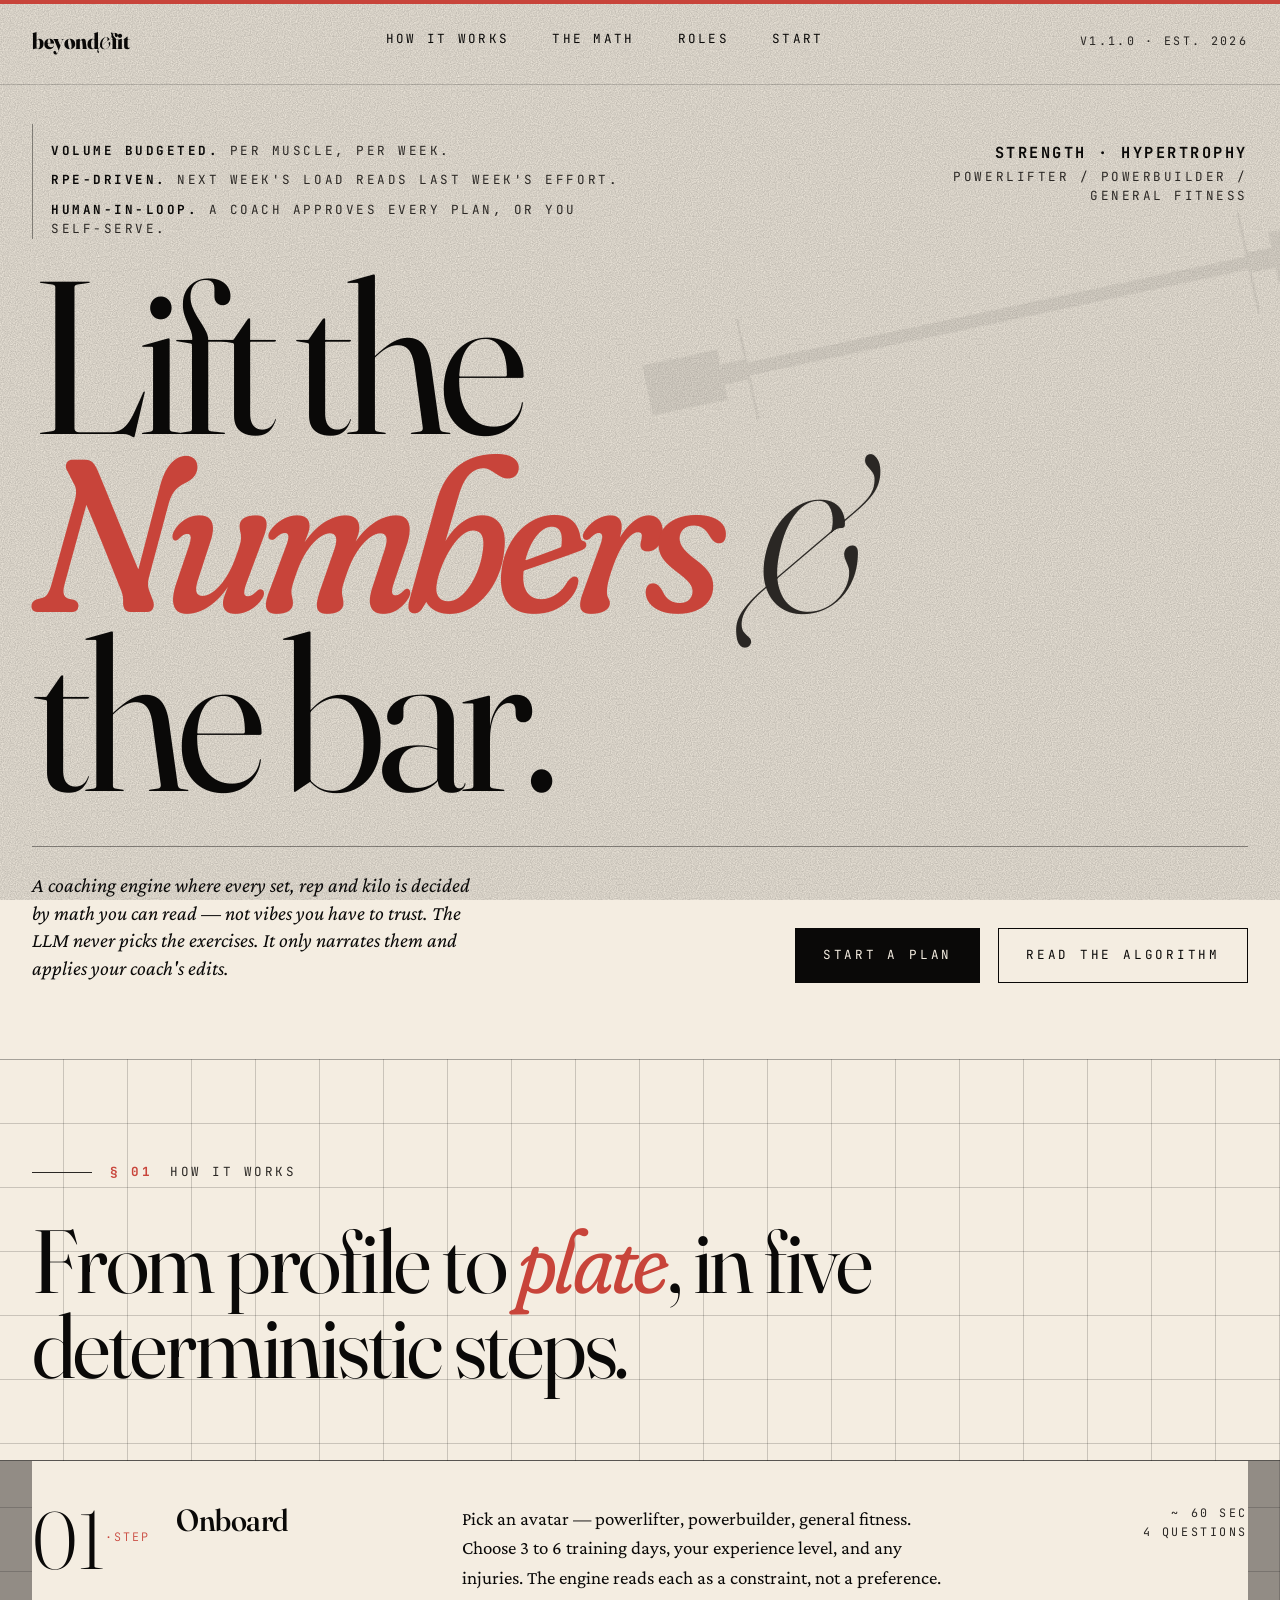
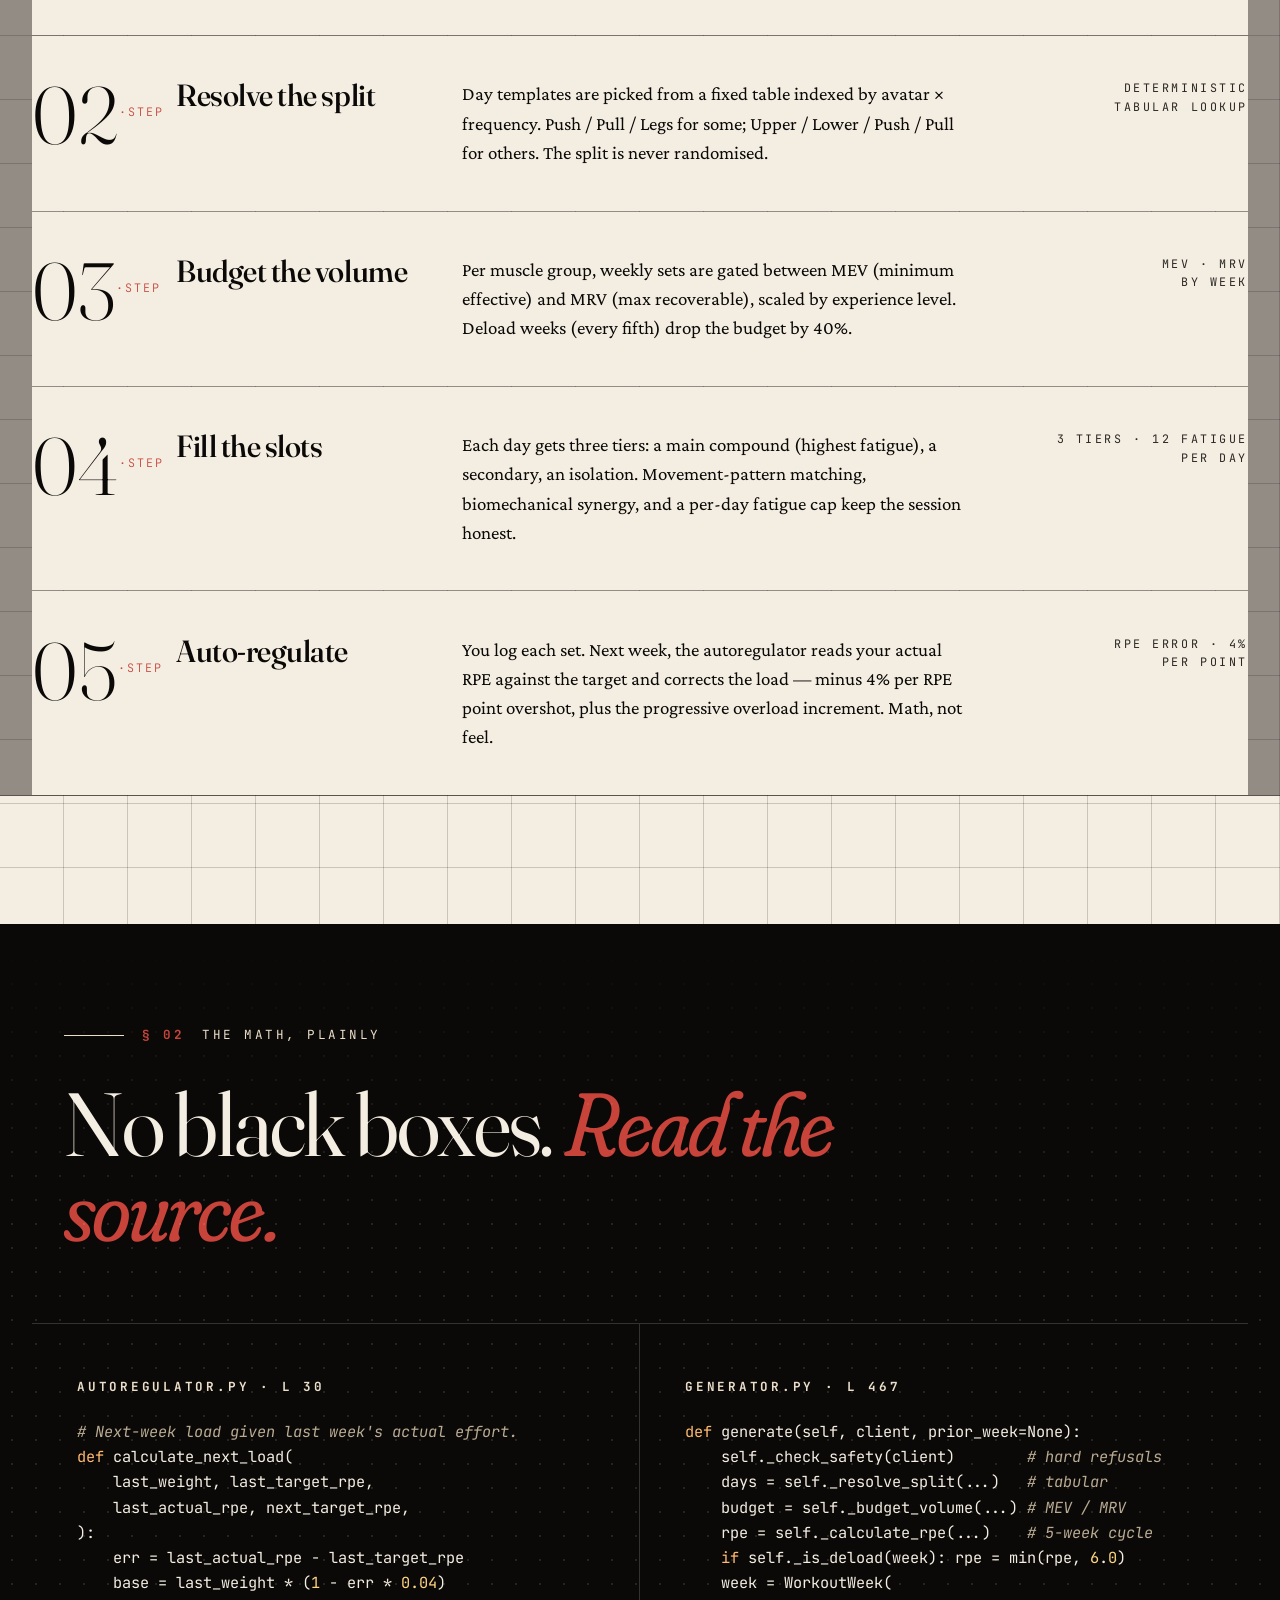
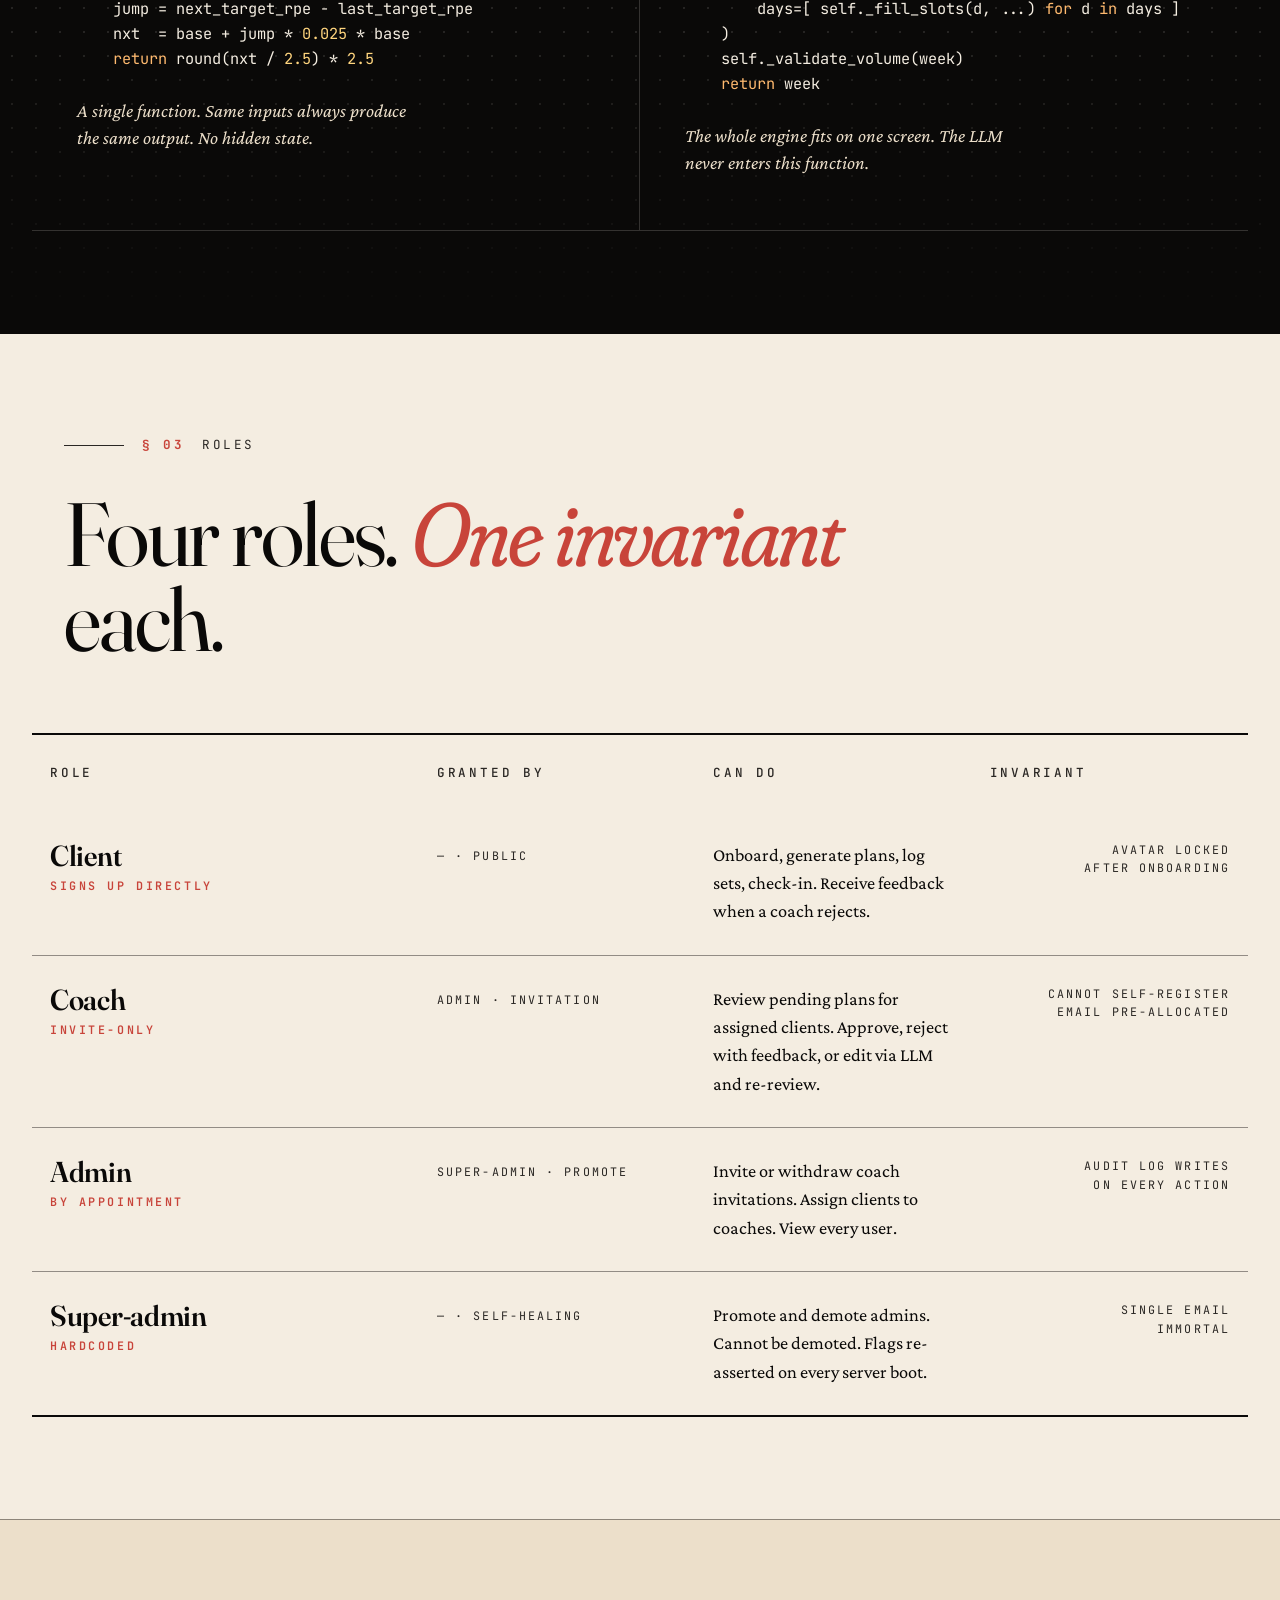
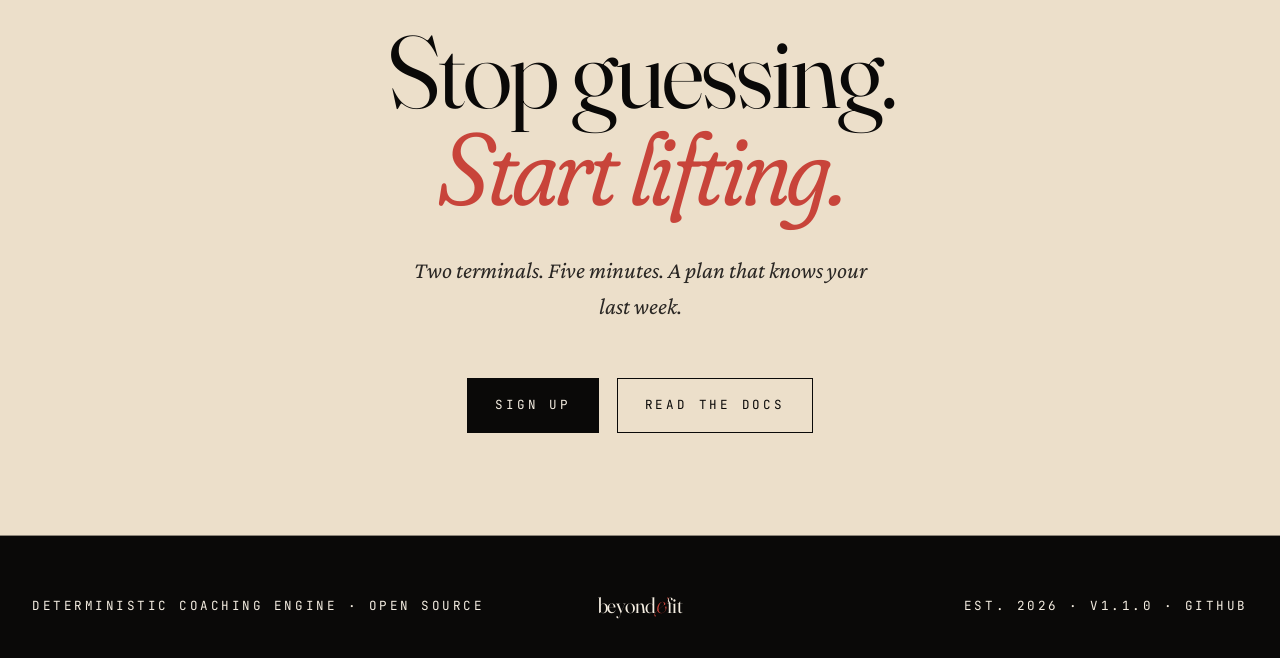
<file: docs/landing/index.html>
<!doctype html>
<html lang="en">
<head>
<meta charset="utf-8" />
<meta name="viewport" content="width=device-width, initial-scale=1" />
<title>Beyond Fit — Deterministic Coaching Engine</title>
<link rel="preconnect" href="https://fonts.googleapis.com" />
<link rel="preconnect" href="https://fonts.gstatic.com" crossorigin />
<link
  href="https://fonts.googleapis.com/css2?family=Fraunces:opsz,wght,SOFT@9..144,300..900,0..100&family=Crimson+Pro:ital,wght@0,200..900;1,200..900&family=JetBrains+Mono:ital,wght@0,100..800;1,100..800&display=swap"
  rel="stylesheet" />
<style>
  /* ───────────────────────────────────────────────────────────────────
     Beyond Fit — landing page.
     Aesthetic: olympic-engineering manual. Cream + ink + signal-red.
     Type: Fraunces (variable serif, optical sizing) + Crimson Pro
     (refined body) + JetBrains Mono (figures + technical labels).
     ─────────────────────────────────────────────────────────────────── */

  :root {
    --ink: #0a0908;
    --ink-soft: #2a2724;
    --paper: #f4ede1;
    --paper-warm: #ecdfca;
    --signal: #c8443a;
    --rule: rgba(10, 9, 8, 0.18);
    --rule-strong: rgba(10, 9, 8, 0.42);

    --serif: "Fraunces", "Times New Roman", serif;
    --body: "Crimson Pro", Georgia, serif;
    --mono: "JetBrains Mono", "Courier New", monospace;
  }

  * { box-sizing: border-box; margin: 0; padding: 0; }

  html { font-size: clamp(15px, 1vw + 0.5rem, 18px); }

  body {
    background: var(--paper);
    color: var(--ink);
    font-family: var(--body);
    font-weight: 400;
    line-height: 1.5;
    -webkit-font-smoothing: antialiased;
    text-rendering: optimizeLegibility;
    overflow-x: hidden;
    position: relative;
  }

  /* Paper grain — subtle noise via SVG turbulence */
  body::before {
    content: "";
    position: fixed;
    inset: 0;
    pointer-events: none;
    opacity: 0.42;
    z-index: 1;
    background-image: url("data:image/svg+xml;utf8,<svg xmlns='http://www.w3.org/2000/svg' width='180' height='180'><filter id='n'><feTurbulence type='fractalNoise' baseFrequency='0.85' numOctaves='2' stitchTiles='stitch'/><feColorMatrix values='0 0 0 0 0  0 0 0 0 0  0 0 0 0 0  0 0 0 0.6 0'/></filter><rect width='100%' height='100%' filter='url(%23n)'/></svg>");
    mix-blend-mode: multiply;
  }

  /* Top fixed signal stripe — like an old paperback cover bar */
  .marker {
    position: fixed; top: 0; left: 0; right: 0;
    height: 4px; background: var(--signal);
    z-index: 100;
  }

  /* Top grid: brand + nav, monospace labels */
  .topbar {
    position: relative;
    z-index: 5;
    border-bottom: 1px solid var(--rule);
    padding: 1.4rem 2.5vw;
    display: grid;
    grid-template-columns: auto 1fr auto;
    align-items: center;
    gap: 2rem;
  }
  .brand {
    font-family: var(--serif);
    font-variation-settings: "opsz" 144, "wght" 760;
    font-size: 1.25rem;
    letter-spacing: -0.02em;
    text-transform: lowercase;
  }
  .brand .ampersand {
    font-style: italic;
    font-variation-settings: "opsz" 144, "wght" 360;
  }
  .nav {
    justify-self: center;
    display: flex; gap: 2.4rem;
    font-family: var(--mono);
    font-size: 0.7rem;
    text-transform: uppercase;
    letter-spacing: 0.18em;
  }
  .nav a {
    color: var(--ink);
    text-decoration: none;
    border-bottom: 1px solid transparent;
    padding-bottom: 4px;
    transition: border-color 200ms ease;
  }
  .nav a:hover { border-color: var(--signal); }
  .topbar .meta {
    font-family: var(--mono);
    font-size: 0.65rem;
    text-transform: uppercase;
    letter-spacing: 0.2em;
    color: var(--ink-soft);
  }

  /* ─── HERO ──────────────────────────────────────────────────────── */
  .hero {
    position: relative;
    padding: 3vw 2.5vw 6vw;
    display: grid;
    grid-template-columns: 1fr 1fr;
    align-items: end;
    min-height: 84vh;
    z-index: 4;
  }
  .hero-meta {
    grid-column: 1 / 2;
    align-self: start;
    padding-top: 1rem;
    font-family: var(--mono);
    font-size: 0.7rem;
    text-transform: uppercase;
    letter-spacing: 0.2em;
    color: var(--ink-soft);
    display: grid;
    gap: 0.6rem;
    border-left: 1px solid var(--rule-strong);
    padding-left: 1rem;
  }
  .hero-meta b { color: var(--ink); font-weight: 700; }

  .hero-headline {
    grid-column: 1 / -1;
    font-family: var(--serif);
    font-variation-settings: "opsz" 144, "wght" 360, "SOFT" 0;
    font-size: clamp(4.5rem, 17vw, 22rem);
    line-height: 0.82;
    letter-spacing: -0.045em;
    margin-top: 1.5rem;
    transition: font-variation-settings 600ms cubic-bezier(0.2, 0.8, 0.2, 1);
    will-change: font-variation-settings;
  }
  .hero-headline .ital {
    font-style: italic;
    font-variation-settings: "opsz" 144, "wght" 460, "SOFT" 100;
    color: var(--signal);
  }
  .hero-headline .ampersand {
    font-style: italic;
    font-variation-settings: "opsz" 144, "wght" 280;
    color: var(--ink-soft);
  }
  .hero-headline:hover {
    font-variation-settings: "opsz" 144, "wght" 760, "SOFT" 0;
  }

  .hero-side {
    grid-column: 2 / 3;
    align-self: start;
    text-align: right;
    padding-top: 1rem;
    font-family: var(--mono);
    font-size: 0.7rem;
    text-transform: uppercase;
    letter-spacing: 0.2em;
    color: var(--ink-soft);
  }
  .hero-side b { display: block; color: var(--ink); font-size: 0.85rem; margin-bottom: 4px; }

  .hero-subline {
    grid-column: 1 / -1;
    margin-top: 2.5rem;
    display: grid;
    grid-template-columns: 1fr auto;
    gap: 3rem;
    align-items: end;
    border-top: 1px solid var(--rule-strong);
    padding-top: 1.4rem;
  }
  .hero-subline p {
    font-family: var(--body);
    font-style: italic;
    font-size: clamp(1.1rem, 1.6vw, 1.5rem);
    line-height: 1.35;
    max-width: 38ch;
    color: var(--ink);
  }
  .hero-cta {
    display: flex; gap: 1rem; align-items: center;
    font-family: var(--mono);
    font-size: 0.7rem;
    text-transform: uppercase;
    letter-spacing: 0.22em;
  }
  .hero-cta .btn {
    padding: 0.95rem 1.5rem;
    background: var(--ink);
    color: var(--paper);
    text-decoration: none;
    transition: background 200ms ease, transform 200ms ease;
    border: 1px solid var(--ink);
  }
  .hero-cta .btn:hover { background: var(--signal); border-color: var(--signal); transform: translate(-2px, -2px); box-shadow: 4px 4px 0 var(--ink); }
  .hero-cta .btn-ghost {
    padding: 0.95rem 1.5rem;
    background: transparent;
    color: var(--ink);
    text-decoration: none;
    border: 1px solid var(--ink);
    transition: background 200ms ease;
  }
  .hero-cta .btn-ghost:hover { background: var(--ink); color: var(--paper); }

  /* Decorative barbell SVG, large + rotated, behind hero */
  .barbell-deco {
    position: absolute;
    right: -8vw; top: 8vw;
    width: 60vw; height: auto;
    opacity: 0.06;
    pointer-events: none;
    transform: rotate(-12deg);
    z-index: -1;
  }

  /* ─── SECTION SCAFFOLD ──────────────────────────────────────────── */
  section { position: relative; z-index: 3; }
  .section-label {
    display: flex; align-items: center; gap: 1rem;
    font-family: var(--mono);
    font-size: 0.7rem;
    text-transform: uppercase;
    letter-spacing: 0.2em;
    color: var(--ink-soft);
    padding: 0 2.5vw;
    margin-bottom: 2rem;
  }
  .section-label::before {
    content: "";
    width: 60px; height: 1px;
    background: var(--ink-soft);
  }
  .section-label .num {
    color: var(--signal); font-weight: 700;
  }

  .section-title {
    font-family: var(--serif);
    font-variation-settings: "opsz" 144, "wght" 380;
    font-size: clamp(2.5rem, 7vw, 7rem);
    line-height: 0.95;
    letter-spacing: -0.025em;
    padding: 0 2.5vw;
    margin-bottom: 4rem;
    max-width: 18ch;
  }
  .section-title em {
    font-style: italic;
    font-variation-settings: "opsz" 144, "wght" 380, "SOFT" 100;
    color: var(--signal);
  }

  /* ─── HOW IT WORKS — numbered timeline blueprint ────────────────── */
  .how {
    padding: 8vw 0 10vw;
    border-top: 1px solid var(--rule);
    background-image:
      linear-gradient(var(--rule) 1px, transparent 1px),
      linear-gradient(90deg, var(--rule) 1px, transparent 1px);
    background-size: 64px 64px;
    background-position: -1px -1px;
  }
  .how-rows {
    padding: 0 2.5vw;
    display: grid;
    gap: 1px;
    background: var(--rule-strong);
    border-top: 1px solid var(--rule-strong);
    border-bottom: 1px solid var(--rule-strong);
  }
  .how-row {
    background: var(--paper);
    display: grid;
    grid-template-columns: 6rem 1fr 2fr 1fr;
    align-items: start;
    gap: 2rem;
    padding: 2.4rem 0;
  }
  .how-row .num {
    font-family: var(--serif);
    font-variation-settings: "opsz" 144, "wght" 280;
    font-size: 4.5rem;
    line-height: 0.9;
    color: var(--ink);
  }
  .how-row .num sup {
    font-family: var(--mono);
    font-size: 0.65rem;
    text-transform: uppercase;
    letter-spacing: 0.18em;
    color: var(--signal);
    vertical-align: super;
  }
  .how-row h3 {
    font-family: var(--serif);
    font-variation-settings: "opsz" 80, "wght" 540;
    font-size: 1.7rem;
    letter-spacing: -0.015em;
    line-height: 1.05;
  }
  .how-row p {
    font-size: 1.05rem;
    line-height: 1.55;
    max-width: 48ch;
  }
  .how-row .tag {
    font-family: var(--mono);
    font-size: 0.65rem;
    text-transform: uppercase;
    letter-spacing: 0.22em;
    color: var(--ink-soft);
    text-align: right;
    line-height: 1.6;
  }

  /* ─── THE MATH — code-style callout ─────────────────────────────── */
  .math {
    padding: 8vw 2.5vw;
    background: var(--ink);
    color: var(--paper);
    position: relative;
    overflow: hidden;
  }
  .math::after {
    content: "";
    position: absolute;
    inset: 0;
    background-image:
      radial-gradient(rgba(244, 237, 225, 0.12) 1px, transparent 1px);
    background-size: 24px 24px;
    pointer-events: none;
    mask-image: linear-gradient(180deg, transparent, #fff 30%, #fff 70%, transparent);
  }
  .math .section-label { color: var(--paper-warm); }
  .math .section-label::before { background: var(--paper-warm); }
  .math .section-title { color: var(--paper); }
  .math .section-title em { color: var(--signal); }
  .math-grid {
    display: grid;
    grid-template-columns: 1fr 1fr;
    gap: 0;
    border-top: 1px solid rgba(244, 237, 225, 0.18);
    border-bottom: 1px solid rgba(244, 237, 225, 0.18);
  }
  .math-cell {
    padding: 3rem 2.5rem;
    border-right: 1px solid rgba(244, 237, 225, 0.18);
  }
  .math-cell:last-child { border-right: none; }
  .math-cell h4 {
    font-family: var(--mono);
    font-size: 0.7rem;
    text-transform: uppercase;
    letter-spacing: 0.22em;
    color: var(--paper-warm);
    margin-bottom: 1.2rem;
  }
  .math-cell pre {
    font-family: var(--mono);
    font-size: 0.85rem;
    line-height: 1.65;
    color: var(--paper);
    white-space: pre-wrap;
  }
  .math-cell pre .k { color: #ffba6f; }
  .math-cell pre .c { color: #b9aa92; font-style: italic; }
  .math-cell pre .n { color: #ffd57e; }
  .math-cell .caption {
    margin-top: 1.5rem;
    font-family: var(--body);
    font-style: italic;
    font-size: 1.05rem;
    color: var(--paper-warm);
    line-height: 1.4;
    max-width: 32ch;
  }

  /* ─── ROLES — editorial 4-row table ─────────────────────────────── */
  .roles {
    padding: 8vw 2.5vw;
  }
  .roles-table {
    width: 100%;
    border-collapse: collapse;
    border-top: 2px solid var(--ink);
    border-bottom: 2px solid var(--ink);
  }
  .roles-table tr { border-bottom: 1px solid var(--rule-strong); }
  .roles-table tr:last-child { border-bottom: none; }
  .roles-table th, .roles-table td {
    padding: 1.6rem 1rem;
    text-align: left;
    vertical-align: top;
  }
  .roles-table th {
    font-family: var(--mono);
    font-size: 0.7rem;
    text-transform: uppercase;
    letter-spacing: 0.22em;
    color: var(--ink-soft);
    font-weight: 500;
    width: 20%;
  }
  .roles-table .role-name {
    font-family: var(--serif);
    font-variation-settings: "opsz" 80, "wght" 600;
    font-size: 1.6rem;
    letter-spacing: -0.01em;
    line-height: 1.05;
    width: 28%;
  }
  .roles-table .role-name small {
    display: block;
    font-family: var(--mono);
    font-size: 0.65rem;
    text-transform: uppercase;
    letter-spacing: 0.22em;
    color: var(--signal);
    margin-top: 0.5rem;
    font-weight: 400;
  }
  .roles-table .role-can {
    font-size: 1.02rem;
    line-height: 1.55;
  }
  .roles-table .role-meta {
    font-family: var(--mono);
    font-size: 0.65rem;
    text-transform: uppercase;
    letter-spacing: 0.18em;
    color: var(--ink-soft);
    text-align: right;
    line-height: 1.6;
  }

  /* ─── CTA strip ─────────────────────────────────────────────────── */
  .cta-strip {
    padding: 8vw 2.5vw;
    background: var(--paper-warm);
    border-top: 1px solid var(--rule-strong);
    border-bottom: 1px solid var(--rule-strong);
    text-align: center;
  }
  .cta-strip h2 {
    font-family: var(--serif);
    font-variation-settings: "opsz" 144, "wght" 360, "SOFT" 0;
    font-size: clamp(3rem, 8vw, 8rem);
    line-height: 0.95;
    letter-spacing: -0.03em;
    margin-bottom: 2rem;
  }
  .cta-strip h2 em {
    font-style: italic;
    font-variation-settings: "opsz" 144, "wght" 360, "SOFT" 100;
    color: var(--signal);
  }
  .cta-strip p {
    font-family: var(--body);
    font-style: italic;
    font-size: 1.3rem;
    max-width: 36ch;
    margin: 0 auto 3rem;
    color: var(--ink-soft);
  }

  /* ─── FOOTER ────────────────────────────────────────────────────── */
  footer {
    padding: 3rem 2.5vw 2rem;
    background: var(--ink);
    color: var(--paper);
    font-family: var(--mono);
    font-size: 0.7rem;
    text-transform: uppercase;
    letter-spacing: 0.2em;
    display: grid;
    grid-template-columns: 1fr auto 1fr;
    gap: 2rem;
    align-items: center;
  }
  footer .center {
    font-family: var(--serif);
    font-variation-settings: "opsz" 144, "wght" 380;
    font-size: 1.2rem;
    text-transform: lowercase;
    letter-spacing: -0.01em;
    color: var(--paper);
  }
  footer .center .ampersand { font-style: italic; font-variation-settings: "opsz" 144, "wght" 280; color: var(--signal); }
  footer a { color: var(--paper); text-decoration: none; border-bottom: 1px solid transparent; }
  footer a:hover { border-color: var(--signal); }
  footer .right { text-align: right; }

  /* ─── REVEAL animations ─────────────────────────────────────────── */
  @keyframes rise {
    from { opacity: 0; transform: translateY(20px); }
    to   { opacity: 1; transform: translateY(0); }
  }
  @keyframes weight {
    from { font-variation-settings: "opsz" 144, "wght" 200, "SOFT" 0; opacity: 0; }
    to   { font-variation-settings: "opsz" 144, "wght" 360, "SOFT" 0; opacity: 1; }
  }
  .hero-headline { animation: weight 1400ms cubic-bezier(0.2, 0.8, 0.2, 1) both; }
  .hero-meta, .hero-side { animation: rise 900ms cubic-bezier(0.2, 0.8, 0.2, 1) both 200ms; }
  .hero-subline { animation: rise 900ms cubic-bezier(0.2, 0.8, 0.2, 1) both 600ms; }

  /* ─── RESPONSIVE ────────────────────────────────────────────────── */
  @media (max-width: 800px) {
    .topbar { grid-template-columns: 1fr auto; }
    .topbar .nav { display: none; }
    .hero { grid-template-columns: 1fr; min-height: auto; padding-top: 6vw; padding-bottom: 10vw; }
    .hero-side { text-align: left; }
    .hero-subline { grid-template-columns: 1fr; gap: 1.5rem; }
    .how-row { grid-template-columns: 4rem 1fr; }
    .how-row .tag, .how-row p { grid-column: 1 / -1; padding-left: 0; }
    .math-grid { grid-template-columns: 1fr; }
    .math-cell { border-right: none; border-bottom: 1px solid rgba(244, 237, 225, 0.18); }
    .math-cell:last-child { border-bottom: none; }
    .roles-table th { display: none; }
    .roles-table tr { display: grid; gap: 0.4rem; padding: 1rem 0; }
    .roles-table td { padding: 0.4rem 0; }
    .roles-table .role-meta { text-align: left; }
    footer { grid-template-columns: 1fr; text-align: center; }
    footer .right { text-align: center; }
  }

  @media (prefers-reduced-motion: reduce) {
    *, *::before, *::after { animation-duration: 0.01ms !important; transition-duration: 0.01ms !important; }
  }
</style>
</head>
<body>
<div class="marker"></div>

<header class="topbar">
  <div class="brand">beyond<span class="ampersand">&amp;</span>fit</div>
  <nav class="nav">
    <a href="#how">How it works</a>
    <a href="#math">The math</a>
    <a href="#roles">Roles</a>
    <a href="#start">Start</a>
  </nav>
  <div class="meta">v1.1.0 · est. 2026</div>
</header>

<main>
  <section class="hero">
    <svg class="barbell-deco" viewBox="0 0 600 200" xmlns="http://www.w3.org/2000/svg" aria-hidden="true">
      <g fill="currentColor">
        <rect x="20" y="80" width="60" height="40" />
        <rect x="80" y="92" width="20" height="16" />
        <rect x="100" y="95" width="400" height="10" />
        <rect x="500" y="92" width="20" height="16" />
        <rect x="520" y="80" width="60" height="40" />
      </g>
      <g stroke="currentColor" stroke-width="2" fill="none">
        <line x1="100" y1="60" x2="100" y2="140" />
        <line x1="500" y1="60" x2="500" y2="140" />
      </g>
    </svg>

    <div class="hero-meta">
      <div><b>Volume budgeted.</b> per muscle, per week.</div>
      <div><b>RPE-driven.</b> next week's load reads last week's effort.</div>
      <div><b>Human-in-loop.</b> a coach approves every plan, or you self-serve.</div>
    </div>
    <div class="hero-side">
      <div><b>Strength · Hypertrophy</b></div>
      <div>powerlifter / powerbuilder /<br/>general fitness</div>
    </div>

    <h1 class="hero-headline">
      Lift the<br/>
      <span class="ital">Numbers</span> <span class="ampersand">&amp;</span><br/>
      the bar.
    </h1>

    <div class="hero-subline">
      <p>A coaching engine where every set, rep and kilo is decided by math you can read — not vibes you have to trust. The LLM never picks the exercises. It only narrates them and applies your coach's edits.</p>
      <div class="hero-cta">
        <a class="btn" href="#start">Start a Plan</a>
        <a class="btn-ghost" href="#math">Read the algorithm</a>
      </div>
    </div>
  </section>

  <section class="how" id="how">
    <div class="section-label"><span class="num">§ 01</span> How it works</div>
    <h2 class="section-title">From profile to <em>plate</em>, in five<br/>deterministic steps.</h2>

    <div class="how-rows">
      <div class="how-row">
        <div class="num">01<sup>·step</sup></div>
        <h3>Onboard</h3>
        <p>Pick an avatar — powerlifter, powerbuilder, general fitness. Choose 3 to 6 training days, your experience level, and any injuries. The engine reads each as a constraint, not a preference.</p>
        <div class="tag">~ 60 sec<br/>4 questions</div>
      </div>
      <div class="how-row">
        <div class="num">02<sup>·step</sup></div>
        <h3>Resolve the split</h3>
        <p>Day templates are picked from a fixed table indexed by avatar × frequency. Push / Pull / Legs for some; Upper / Lower / Push / Pull for others. The split is never randomised.</p>
        <div class="tag">deterministic<br/>tabular lookup</div>
      </div>
      <div class="how-row">
        <div class="num">03<sup>·step</sup></div>
        <h3>Budget the volume</h3>
        <p>Per muscle group, weekly sets are gated between MEV (minimum effective) and MRV (max recoverable), scaled by experience level. Deload weeks (every fifth) drop the budget by 40%.</p>
        <div class="tag">MEV · MRV<br/>by week</div>
      </div>
      <div class="how-row">
        <div class="num">04<sup>·step</sup></div>
        <h3>Fill the slots</h3>
        <p>Each day gets three tiers: a main compound (highest fatigue), a secondary, an isolation. Movement-pattern matching, biomechanical synergy, and a per-day fatigue cap keep the session honest.</p>
        <div class="tag">3 tiers · 12 fatigue<br/>per day</div>
      </div>
      <div class="how-row">
        <div class="num">05<sup>·step</sup></div>
        <h3>Auto-regulate</h3>
        <p>You log each set. Next week, the autoregulator reads your actual RPE against the target and corrects the load — minus 4% per RPE point overshot, plus the progressive overload increment. Math, not feel.</p>
        <div class="tag">RPE error · 4%<br/>per point</div>
      </div>
    </div>
  </section>

  <section class="math" id="math">
    <div class="section-label"><span class="num">§ 02</span> The math, plainly</div>
    <h2 class="section-title">No black boxes. <em>Read the source.</em></h2>

    <div class="math-grid">
      <div class="math-cell">
        <h4>autoregulator.py · L 30</h4>
<pre><span class="c"># Next-week load given last week's actual effort.</span>
<span class="k">def</span> calculate_next_load(
    last_weight, last_target_rpe,
    last_actual_rpe, next_target_rpe,
):
    err = last_actual_rpe - last_target_rpe
    base = last_weight * (<span class="n">1</span> - err * <span class="n">0.04</span>)
    jump = next_target_rpe - last_target_rpe
    nxt  = base + jump * <span class="n">0.025</span> * base
    <span class="k">return</span> round(nxt / <span class="n">2.5</span>) * <span class="n">2.5</span></pre>
        <div class="caption">A single function. Same inputs always produce the same output. No hidden state.</div>
      </div>
      <div class="math-cell">
        <h4>generator.py · L 467</h4>
<pre><span class="k">def</span> generate(self, client, prior_week=None):
    self._check_safety(client)        <span class="c"># hard refusals</span>
    days = self._resolve_split(...)   <span class="c"># tabular</span>
    budget = self._budget_volume(...) <span class="c"># MEV / MRV</span>
    rpe = self._calculate_rpe(...)    <span class="c"># 5-week cycle</span>
    <span class="k">if</span> self._is_deload(week): rpe = min(rpe, <span class="n">6</span>.<span class="n">0</span>)
    week = WorkoutWeek(
        days=[ self._fill_slots(d, ...) <span class="k">for</span> d <span class="k">in</span> days ]
    )
    self._validate_volume(week)
    <span class="k">return</span> week</pre>
        <div class="caption">The whole engine fits on one screen. The LLM never enters this function.</div>
      </div>
    </div>
  </section>

  <section class="roles" id="roles">
    <div class="section-label"><span class="num">§ 03</span> Roles</div>
    <h2 class="section-title">Four roles. <em>One invariant</em> each.</h2>

    <table class="roles-table">
      <thead>
        <tr>
          <th>Role</th>
          <th>Granted by</th>
          <th>Can do</th>
          <th>Invariant</th>
        </tr>
      </thead>
      <tbody>
        <tr>
          <td class="role-name">Client<small>signs up directly</small></td>
          <td><span class="role-meta">— · public</span></td>
          <td class="role-can">Onboard, generate plans, log sets, check-in. Receive feedback when a coach rejects.</td>
          <td class="role-meta">avatar locked<br/>after onboarding</td>
        </tr>
        <tr>
          <td class="role-name">Coach<small>invite-only</small></td>
          <td><span class="role-meta">admin · invitation</span></td>
          <td class="role-can">Review pending plans for assigned clients. Approve, reject with feedback, or edit via LLM and re-review.</td>
          <td class="role-meta">cannot self-register<br/>email pre-allocated</td>
        </tr>
        <tr>
          <td class="role-name">Admin<small>by appointment</small></td>
          <td><span class="role-meta">super-admin · promote</span></td>
          <td class="role-can">Invite or withdraw coach invitations. Assign clients to coaches. View every user.</td>
          <td class="role-meta">audit log writes<br/>on every action</td>
        </tr>
        <tr>
          <td class="role-name">Super-admin<small>hardcoded</small></td>
          <td><span class="role-meta">— · self-healing</span></td>
          <td class="role-can">Promote and demote admins. Cannot be demoted. Flags re-asserted on every server boot.</td>
          <td class="role-meta">single email<br/>immortal</td>
        </tr>
      </tbody>
    </table>
  </section>

  <section class="cta-strip" id="start">
    <h2>Stop guessing.<br/><em>Start lifting.</em></h2>
    <p>Two terminals. Five minutes. A plan that knows your last week.</p>
    <div class="hero-cta" style="justify-content:center;">
      <a class="btn" href="#">Sign up</a>
      <a class="btn-ghost" href="#">Read the docs</a>
    </div>
  </section>
</main>

<footer>
  <div class="left">deterministic coaching engine · open source</div>
  <div class="center">beyond<span class="ampersand">&amp;</span>fit</div>
  <div class="right">est. 2026 · v1.1.0 · <a href="https://github.com/">github</a></div>
</footer>

<script>
  // Drift the headline weight axis as the user scrolls — pages with personality
  // need motion that responds to where you are, not just hover.
  (function () {
    const headline = document.querySelector(".hero-headline");
    if (!headline) return;
    let ticking = false;
    function update() {
      const y = Math.min(window.scrollY, 600);
      const w = 360 + (y / 600) * 380; // 360 → 740
      const soft = (y / 600) * 60;
      headline.style.fontVariationSettings =
        `"opsz" 144, "wght" ${w.toFixed(0)}, "SOFT" ${soft.toFixed(0)}`;
      ticking = false;
    }
    window.addEventListener(
      "scroll",
      () => {
        if (!ticking) {
          window.requestAnimationFrame(update);
          ticking = true;
        }
      },
      { passive: true }
    );
  })();

  // Smooth-scroll for in-page anchors
  document.querySelectorAll('a[href^="#"]').forEach((a) => {
    a.addEventListener("click", (e) => {
      const id = a.getAttribute("href");
      if (id.length > 1) {
        const t = document.querySelector(id);
        if (t) {
          e.preventDefault();
          t.scrollIntoView({ behavior: "smooth", block: "start" });
        }
      }
    });
  });
</script>
</body>
</html>
</file>
